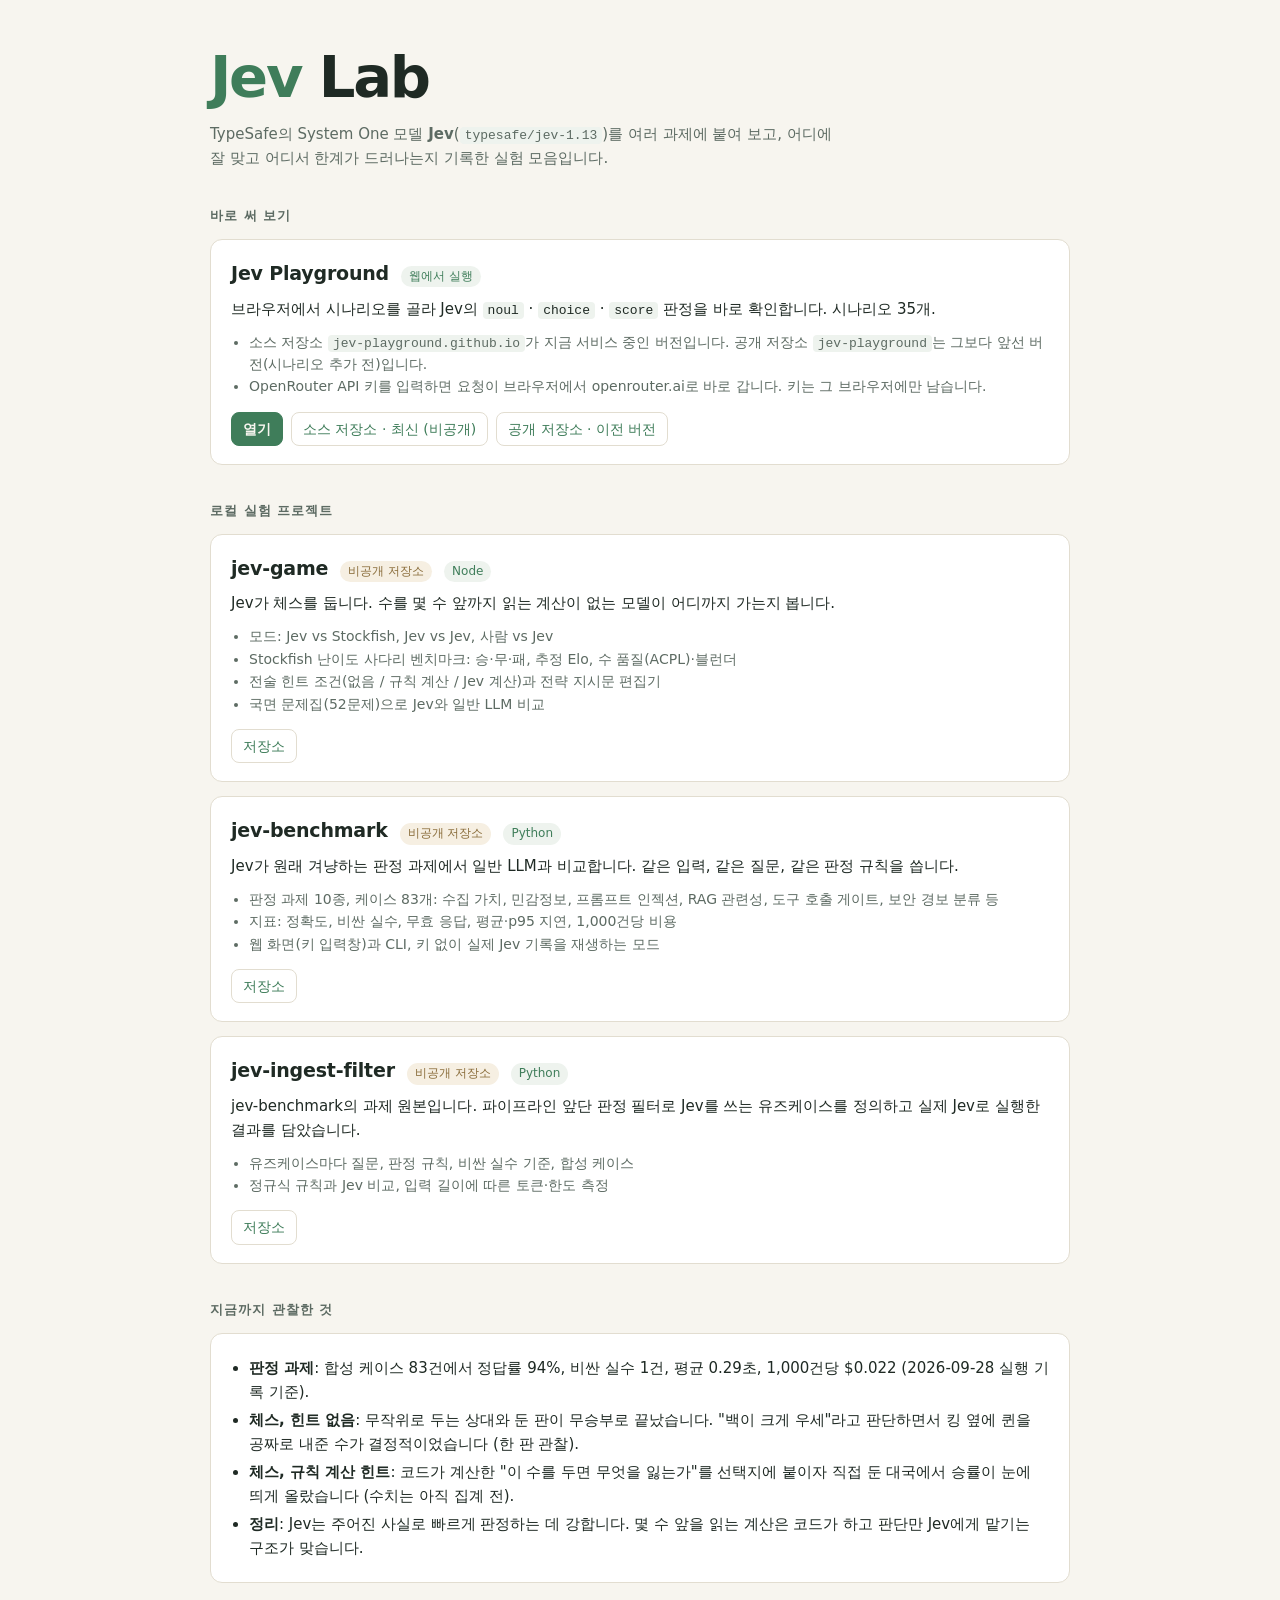
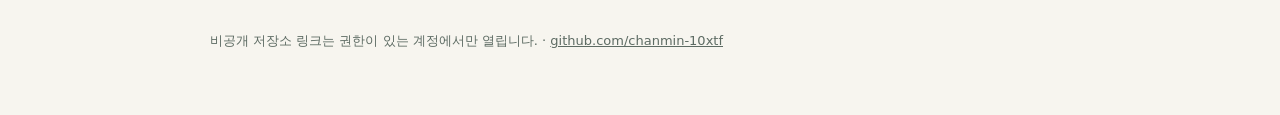
<file: index.html>
<!doctype html>
<html lang="ko">
<head>
  <meta charset="utf-8">
  <meta name="viewport" content="width=device-width, initial-scale=1">
  <title>Jev Lab</title>
  <link rel="icon" href="data:image/svg+xml,<svg xmlns=%22http://www.w3.org/2000/svg%22 viewBox=%220 0 100 100%22><text y=%22.9em%22 font-size=%2290%22>🧪</text></svg>">
  <meta name="description" content="TypeSafe Jev(System One 모델)를 여러 과제에 붙여 본 실험 모음">
  <style>
    :root { --bg: #f7f5ef; --panel: #ffffff; --ink: #1f2a24; --muted: #5d6b63; --line: #e2ddd0; --accent: #3f7d5a; --tag: #eef3ee; --lock: #8a6d3b; --lock-bg: #f6efe2; }
    @media (prefers-color-scheme: dark) {
      :root { --bg: #141a17; --panel: #1b231f; --ink: #e8efe9; --muted: #9aa9a0; --line: #2a352f; --accent: #7fc49b; --tag: #22302a; --lock: #d8b779; --lock-bg: #2b271d; }
    }
    * { box-sizing: border-box; margin: 0; }
    body { background: var(--bg); color: var(--ink); font: 15px/1.6 ui-sans-serif, system-ui, -apple-system, "Segoe UI", "Apple SD Gothic Neo", sans-serif; padding: 48px 16px 64px; }
    main { max-width: 860px; margin: 0 auto; }
    h1 { font-size: clamp(2.2rem, 7vw, 3.6rem); font-weight: 800; letter-spacing: -0.04em; line-height: 1.05; }
    h1 span { color: var(--accent); }
    .lead { color: var(--muted); margin: 14px 0 36px; max-width: 640px; }
    h2 { font-size: 13px; letter-spacing: .08em; text-transform: uppercase; color: var(--muted); margin: 36px 0 12px; }
    .list { display: grid; gap: 14px; }
    .card { background: var(--panel); border: 1px solid var(--line); border-radius: 12px; padding: 18px 20px; }
    .card header { display: flex; flex-wrap: wrap; align-items: baseline; gap: 8px 12px; }
    .card h3 { font-size: 19px; letter-spacing: -0.01em; }
    .badge { font-size: 12px; padding: 1px 8px; border-radius: 999px; background: var(--tag); color: var(--accent); white-space: nowrap; }
    .badge.private { background: var(--lock-bg); color: var(--lock); }
    .card p { margin-top: 8px; }
    .card ul { margin: 10px 0 0; padding-left: 18px; color: var(--muted); font-size: 14px; }
    .links { display: flex; flex-wrap: wrap; gap: 8px; margin-top: 14px; }
    .links a { font-size: 14px; color: var(--accent); text-decoration: none; border: 1px solid var(--line); border-radius: 8px; padding: 5px 11px; }
    .links a:hover { border-color: var(--accent); }
    .links a.primary { background: var(--accent); color: var(--bg); border-color: var(--accent); font-weight: 600; }
    code { font: 13px ui-monospace, SFMono-Regular, Menlo, monospace; background: var(--tag); padding: 1px 5px; border-radius: 4px; }
    .notes li { margin: 4px 0; }
    footer { margin-top: 48px; color: var(--muted); font-size: 13px; }
  </style>
</head>
<body>
<main>
  <h1><span>Jev</span> Lab</h1>
  <p class="lead">
    TypeSafe의 System One 모델 <b>Jev</b>(<code>typesafe/jev-1.13</code>)를 여러 과제에 붙여 보고,
    어디에 잘 맞고 어디서 한계가 드러나는지 기록한 실험 모음입니다.
  </p>

  <h2>바로 써 보기</h2>
  <div class="list">
    <article class="card">
      <header><h3>Jev Playground</h3><span class="badge">웹에서 실행</span></header>
      <p>브라우저에서 시나리오를 골라 Jev의 <code>noul</code> · <code>choice</code> · <code>score</code> 판정을 바로 확인합니다. 시나리오 35개.</p>
      <ul><li>소스 저장소 <code>jev-playground.github.io</code>가 지금 서비스 중인 버전입니다. 공개 저장소 <code>jev-playground</code>는 그보다 앞선 버전(시나리오 추가 전)입니다.</li>
        <li>OpenRouter API 키를 입력하면 요청이 브라우저에서 openrouter.ai로 바로 갑니다. 키는 그 브라우저에만 남습니다.</li></ul>
      <div class="links">
        <a class="primary" href="./jev-playground/">열기</a>
        <a href="https://github.com/chanmin-10xtf/jev-playground.github.io">소스 저장소 · 최신 (비공개)</a>
        <a href="https://github.com/chanmin-10xtf/jev-playground">공개 저장소 · 이전 버전</a>
      </div>
    </article>
  </div>

  <h2>로컬 실험 프로젝트</h2>
  <div class="list">
    <article class="card">
      <header><h3>jev-game</h3><span class="badge private">비공개 저장소</span><span class="badge">Node</span></header>
      <p>Jev가 체스를 둡니다. 수를 몇 수 앞까지 읽는 계산이 없는 모델이 어디까지 가는지 봅니다.</p>
      <ul>
        <li>모드: Jev vs Stockfish, Jev vs Jev, 사람 vs Jev</li>
        <li>Stockfish 난이도 사다리 벤치마크: 승·무·패, 추정 Elo, 수 품질(ACPL)·블런더</li>
        <li>전술 힌트 조건(없음 / 규칙 계산 / Jev 계산)과 전략 지시문 편집기</li>
        <li>국면 문제집(52문제)으로 Jev와 일반 LLM 비교</li>
      </ul>
      <div class="links">
        <a href="https://github.com/chanmin-10xtf/jev-game">저장소</a>
      </div>
    </article>

    <article class="card">
      <header><h3>jev-benchmark</h3><span class="badge private">비공개 저장소</span><span class="badge">Python</span></header>
      <p>Jev가 원래 겨냥하는 판정 과제에서 일반 LLM과 비교합니다. 같은 입력, 같은 질문, 같은 판정 규칙을 씁니다.</p>
      <ul>
        <li>판정 과제 10종, 케이스 83개: 수집 가치, 민감정보, 프롬프트 인젝션, RAG 관련성, 도구 호출 게이트, 보안 경보 분류 등</li>
        <li>지표: 정확도, 비싼 실수, 무효 응답, 평균·p95 지연, 1,000건당 비용</li>
        <li>웹 화면(키 입력창)과 CLI, 키 없이 실제 Jev 기록을 재생하는 모드</li>
      </ul>
      <div class="links">
        <a href="https://github.com/chanmin-10xtf/jev-benchmark">저장소</a>
      </div>
    </article>

    <article class="card">
      <header><h3>jev-ingest-filter</h3><span class="badge private">비공개 저장소</span><span class="badge">Python</span></header>
      <p>jev-benchmark의 과제 원본입니다. 파이프라인 앞단 판정 필터로 Jev를 쓰는 유즈케이스를 정의하고 실제 Jev로 실행한 결과를 담았습니다.</p>
      <ul>
        <li>유즈케이스마다 질문, 판정 규칙, 비싼 실수 기준, 합성 케이스</li>
        <li>정규식 규칙과 Jev 비교, 입력 길이에 따른 토큰·한도 측정</li>
      </ul>
      <div class="links">
        <a href="https://github.com/chanmin-10xtf/jev-ingest-filter">저장소</a>
      </div>
    </article>
  </div>

  <h2>지금까지 관찰한 것</h2>
  <article class="card">
    <ul class="notes" style="color:var(--ink);font-size:15px;margin:0">
      <li><b>판정 과제</b>: 합성 케이스 83건에서 정답률 94%, 비싼 실수 1건, 평균 0.29초, 1,000건당 $0.022 (2026-09-28 실행 기록 기준).</li>
      <li><b>체스, 힌트 없음</b>: 무작위로 두는 상대와 둔 판이 무승부로 끝났습니다. "백이 크게 우세"라고 판단하면서 킹 옆에 퀸을 공짜로 내준 수가 결정적이었습니다 (한 판 관찰).</li>
      <li><b>체스, 규칙 계산 힌트</b>: 코드가 계산한 "이 수를 두면 무엇을 잃는가"를 선택지에 붙이자 직접 둔 대국에서 승률이 눈에 띄게 올랐습니다 (수치는 아직 집계 전).</li>
      <li><b>정리</b>: Jev는 주어진 사실로 빠르게 판정하는 데 강합니다. 몇 수 앞을 읽는 계산은 코드가 하고 판단만 Jev에게 맡기는 구조가 맞습니다.</li>
    </ul>
  </article>

  <footer>비공개 저장소 링크는 권한이 있는 계정에서만 열립니다. · <a href="https://github.com/chanmin-10xtf" style="color:inherit">github.com/chanmin-10xtf</a></footer>
</main>
</body>
</html>
</file>
